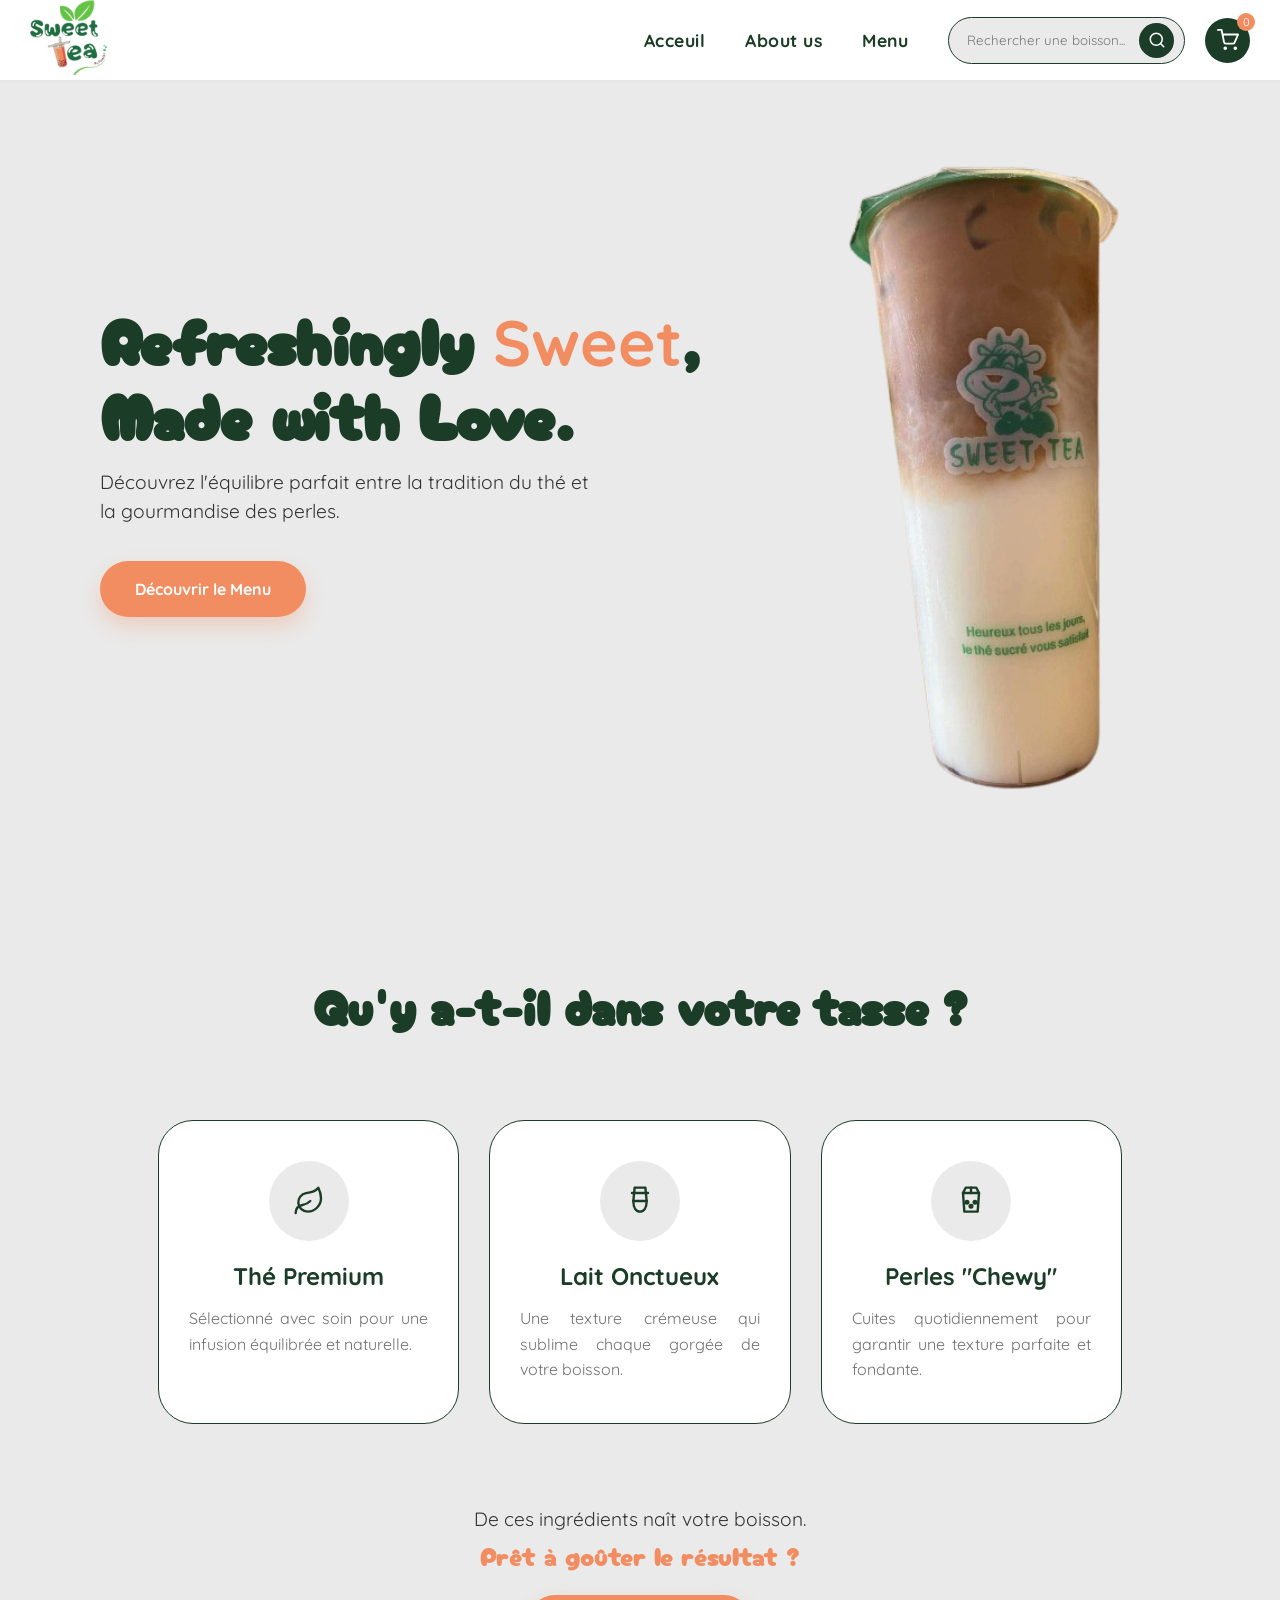
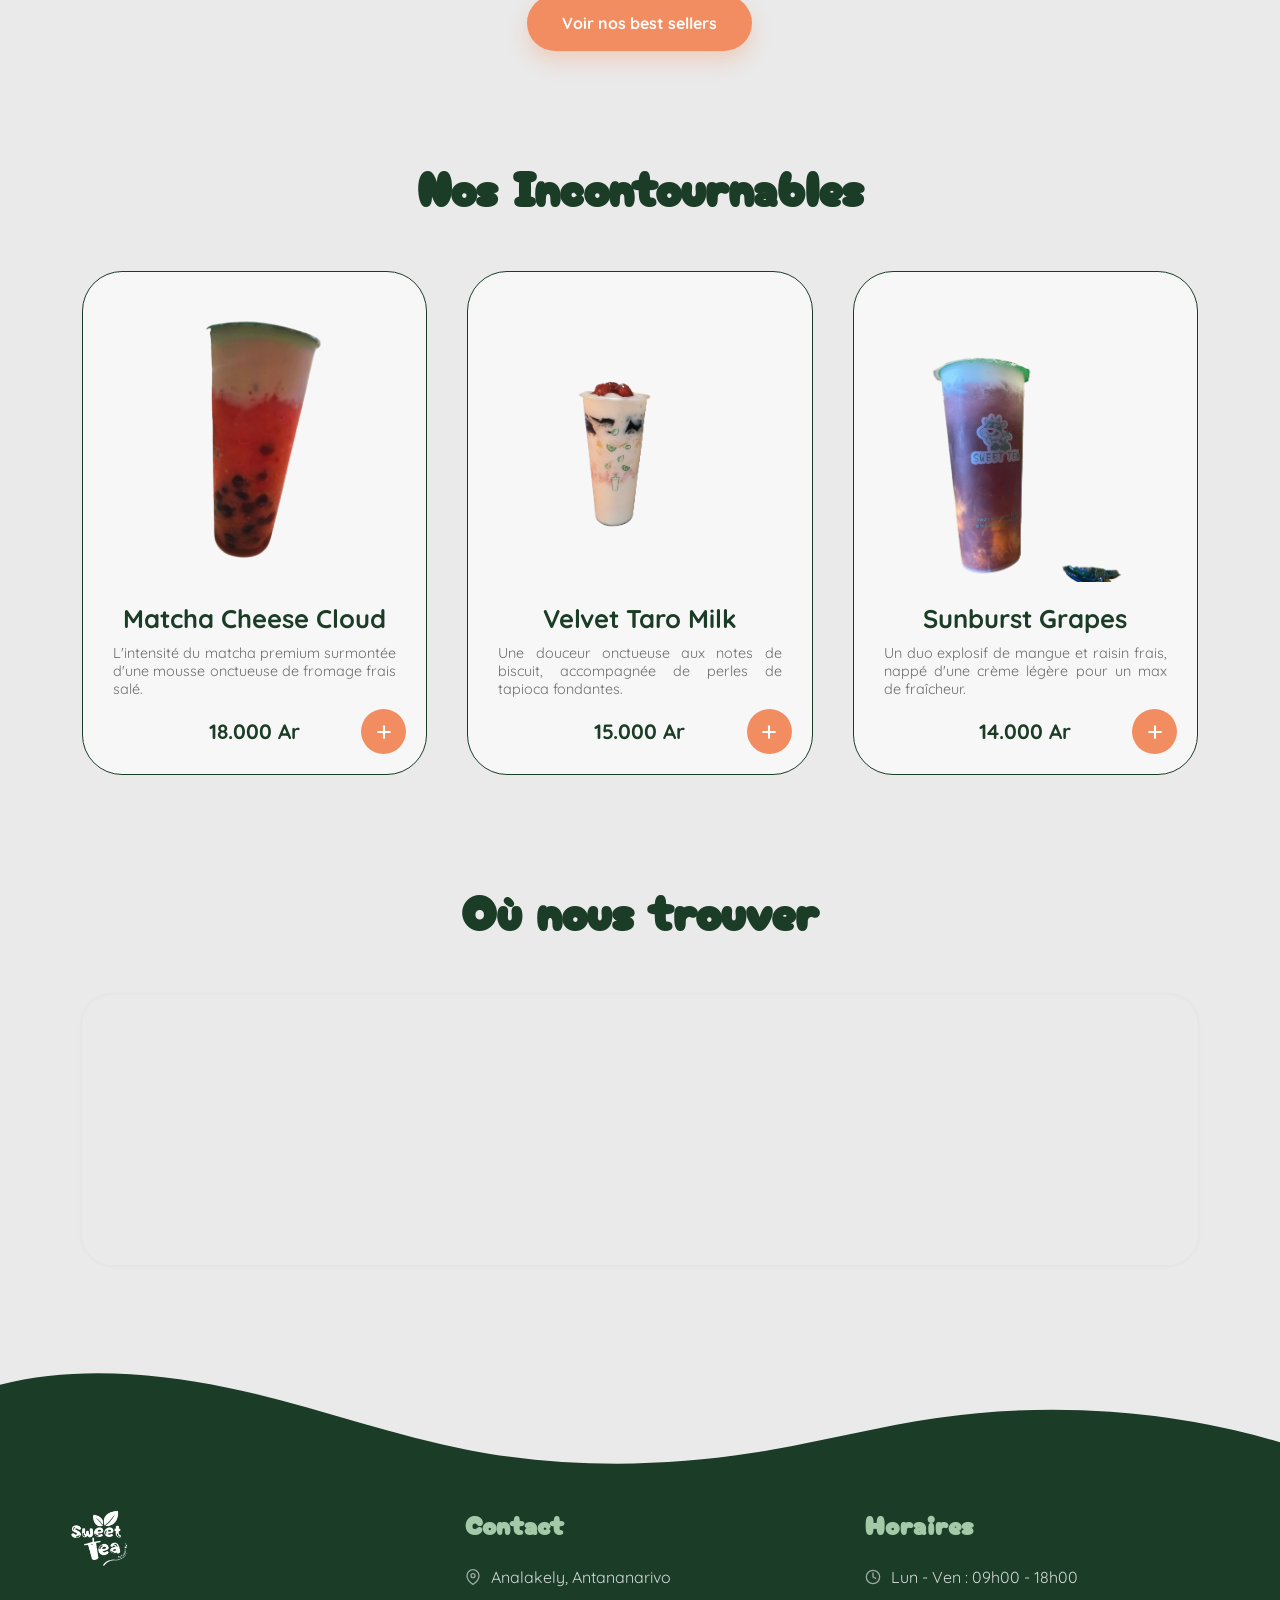
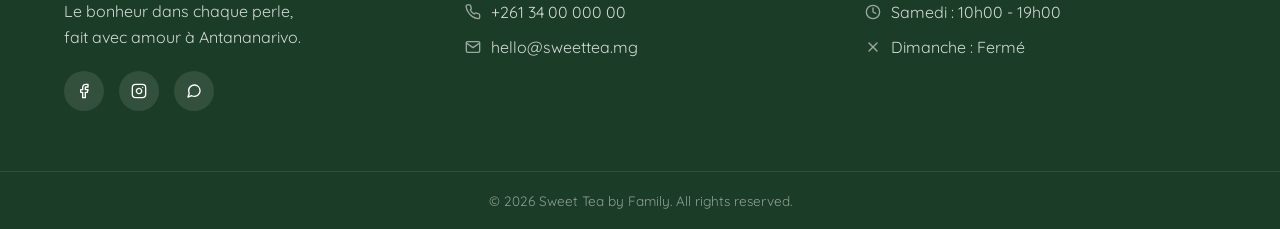
<file: index.html>
<!doctype html>
<html lang="en">
  <head>
    <meta charset="UTF-8" />
    <meta name="viewport" content="width=device-width, initial-scale=1.0" />
    <link
      rel="shortcut icon"
      href="assets/img/logo-sans-fond.png"
      type="image/x-icon"
    />
    <link rel="stylesheet" href="assets/css/index.css" />
    <link rel="stylesheet" href="assets/css/colors.css" />
    <link rel="stylesheet" href="assets/css/navbar.css">
    <link rel="stylesheet" href="assets/css/footer.css">
    <link rel="stylesheet" href="assets/css/leaves.css">
    <title>Sweet tea by family</title>
  </head>
  <body>
    <header>
      <a href="index.html">
        <img src="assets/img/logo-sans-fond.png" alt="logo de sweet tea" />
      </a>
      <!-- Bouton hamburger (visible sur mobile uniquement) -->
      <button class="burger" aria-label="Ouvrir le menu" aria-expanded="false">
        <span></span>
        <span></span>
        <span></span>
      </button>

     <nav class="header-nav">

  <ul class="header-links">
    <li class="header-list-links"><a href="#">Acceuil</a></li>
    <li class="header-list-links"><a href="aboutUs.html">About us</a></li>
    <li class="header-list-links"><a href="menu.html">Menu</a></li>
  </ul>

  <div class="header-actions">

    <!-- Barre de recherche -->
    <div class="search-bar">
      <input type="text" placeholder="Rechercher une boisson..." />
      <button aria-label="Search">
        <svg xmlns="http://www.w3.org/2000/svg" width="18" height="18"
          viewBox="0 0 24 24" fill="none" stroke="currentColor"
          stroke-width="2" stroke-linecap="round" stroke-linejoin="round">
          <circle cx="11" cy="11" r="8"/>
          <line x1="21" y1="21" x2="16.65" y2="16.65"/>
        </svg>
      </button>
    </div>

    <!-- Panier -->
    <div class="cart">
      <button class="cart-btn" aria-label="Panier">
        <svg xmlns="http://www.w3.org/2000/svg" width="22" height="22"
          viewBox="0 0 24 24" fill="none" stroke="currentColor"
          stroke-width="2" stroke-linecap="round" stroke-linejoin="round" class="header-svg">
          <circle cx="9" cy="21" r="1"/>
          <circle cx="20" cy="21" r="1"/>
          <path d="M1 1h4l2.68 13.39a2 2 0 0 0 2 1.61h7.72a2 2 0 0 0 2-1.61L23 6H6"/>
        </svg>

        <span class="cart-count">0</span>
      </button>
    </div>

  </div>

</nav>
      </nav>
    </header>

    <main>
      <section class="hero">
        <div class="hero-content">
          <h1>
            Refreshingly <span class="text-accent">Sweet</span>, <br />
            Made with Love.
          </h1>
          <p>
            Découvrez l'équilibre parfait entre la tradition du thé et la
            gourmandise des perles.
          </p>
          <a href="menu.html" class="btn-primary">Découvrir le Menu</a>
        </div>
        <div class="hero-image">
          <img
            src="assets/img/products/latteCoco-removebg-preview.png"
            alt="Bubble Tea Signature"
          />
        </div>
      </section>

      <section class="ingredients cards-container">
        <h2 class="section-title">Qu'y a-t-il dans votre tasse ?</h2>
        <section class="features">
          <div class="cards">
            <div class="feature-card">
            <div class="icon-wrapper">
              <!-- Leaf icon -->
              <svg
                xmlns="http://www.w3.org/2000/svg"
                width="32"
                height="32"
                viewBox="0 0 24 24"
                fill="none"
                stroke="currentColor"
                stroke-width="1.8"
                stroke-linecap="round"
                stroke-linejoin="round"
              >
                <path
                  d="M11 20A7 7 0 0 1 9.8 6.1C15.5 5 17 4.48 19 2c1 2 2 4.18 2 8 0 5.5-4.78 10-10 10z"
                />
                <path d="M2 21c0-3 1.85-5.36 5.08-6C9.5 14.52 12 13 13 12" />
              </svg>
            </div>
            <h3>Thé Premium</h3>
            <p>
              Sélectionné avec soin pour une infusion équilibrée et naturelle.
            </p>
          </div>

          <div class="feature-card">
            <div class="icon-wrapper">
              <!-- Milk / cup icon -->
              <svg
                xmlns="http://www.w3.org/2000/svg"
                width="32"
                height="32"
                viewBox="0 0 24 24"
                fill="none"
                stroke="currentColor"
                stroke-width="1.8"
                stroke-linecap="round"
                stroke-linejoin="round"
              >
                <path d="M8 2h8l1 10H7L8 2z" />
                <path d="M7 12c0 5 2 8 5 8s5-3 5-8" />
                <path d="M6 6h12" />
              </svg>
            </div>
            <h3>Lait Onctueux</h3>
            <p>
              Une texture crémeuse qui sublime chaque gorgée de votre boisson.
            </p>
          </div>

          <div class="feature-card">
            <div class="icon-wrapper">
              <!-- Bubble tea / cup with straw icon -->
              <svg
                xmlns="http://www.w3.org/2000/svg"
                width="32"
                height="32"
                viewBox="0 0 24 24"
                fill="none"
                stroke="currentColor"
                stroke-width="1.8"
                stroke-linecap="round"
                stroke-linejoin="round"
              >
                <path d="M8 2h8l2 4H6L8 2z" />
                <path d="M6 6l1 14h10l1-14" />
                <line x1="12" y1="2" x2="12" y2="6" />
                <circle cx="9" cy="13" r="1" fill="currentColor" />
                <circle cx="12" cy="16" r="1" fill="currentColor" />
                <circle cx="15" cy="13" r="1" fill="currentColor" />
              </svg>
            </div>
            <h3>Perles "Chewy"</h3>
            <p>
              Cuites quotidiennement pour garantir une texture parfaite et
              fondante.
            </p>
          </div>
          </div>
          
          <div class="ingredients-cta">
            <p class="cta-text">
              De ces ingrédients naît votre boisson. <br />
              <span>Prêt à goûter le résultat ?</span>
            </p>

            <a href="#" class="btn-primary">Voir nos best sellers</a>
          </div>
        </section>
      </section>

      <section class="best-sellers cards-container">
        <h2 class="section-title">Nos Incontournables</h2>

        <div class="products-grid">
          <div class="product-card">
            <div class="product-image">
              <img
                src="assets/img/products/chesseTea-removebg-preview.png"
                alt="Cheese tea"
              />
            </div>
            <div class="product-info">
              <h3>Matcha Cheese Cloud</h3>
              <p>
                L'intensité du matcha premium surmontée d'une mousse onctueuse
                de fromage frais salé.
              </p>
              <span class="price">18.000 Ar</span>
              <button class="btn-add" aria-label="Ajouter au panier">
                <svg
                  xmlns="http://www.w3.org/2000/svg"
                  width="20"
                  height="20"
                  viewBox="0 0 24 24"
                  fill="none"
                  stroke="currentColor"
                  stroke-width="2.5"
                  stroke-linecap="round"
                  stroke-linejoin="round"
                >
                  <line x1="12" y1="5" x2="12" y2="19" />
                  <line x1="5" y1="12" x2="19" y2="12" />
                </svg>
              </button>
            </div>
          </div>

          <div class="product-card">
            <div class="product-image">
              <img
                src="assets/img/products/ice-removebg-preview.png"
                alt="Milkshake"
              />
            </div>
            <div class="product-info">
              <h3>Velvet Taro Milk</h3>
              <p>
                Une douceur onctueuse aux notes de biscuit, accompagnée de
                perles de tapioca fondantes.
              </p>
              <span class="price">15.000 Ar</span>
              <button class="btn-add" aria-label="Ajouter au panier">
                <svg
                  xmlns="http://www.w3.org/2000/svg"
                  width="20"
                  height="20"
                  viewBox="0 0 24 24"
                  fill="none"
                  stroke="currentColor"
                  stroke-width="2.5"
                  stroke-linecap="round"
                  stroke-linejoin="round"
                >
                  <line x1="12" y1="5" x2="12" y2="19" />
                  <line x1="5" y1="12" x2="19" y2="12" />
                </svg>
              </button>
            </div>
          </div>

          <div class="product-card">
            <div class="product-image">
              <img
                src="assets/img/products/mangueRaisinCream-removebg-preview.png"
                alt="Fruit Tea"
              />
            </div>
            <div class="product-info">
              <h3>Sunburst Grapes</h3>
              <p>
                Un duo explosif de mangue et raisin frais, nappé d'une crème
                légère pour un max de fraîcheur.
              </p>
              <span class="price">14.000 Ar</span>
              <button class="btn-add" aria-label="Ajouter au panier">
                <svg
                  xmlns="http://www.w3.org/2000/svg"
                  width="20"
                  height="20"
                  viewBox="0 0 24 24"
                  fill="none"
                  stroke="currentColor"
                  stroke-width="2.5"
                  stroke-linecap="round"
                  stroke-linejoin="round"
                >
                  <line x1="12" y1="5" x2="12" y2="19" />
                  <line x1="5" y1="12" x2="19" y2="12" />
                </svg>
              </button>
            </div>
          </div>
        </div>
      </section>
      <section class="map-section cards-container">
         <h2 class="section-title">Où nous trouver</h2>
         <div class="map-container">
          <iframe src="https://www.google.com/maps/embed?pb=!1m18!1m12!1m3!1d3774.4984081291077!2d47.534314676154736!3d-18.909320707340314!2m3!1f0!2f0!3f0!3m2!1i1024!2i768!4f13.1!3m3!1m2!1s0x21f0877eabf6167d%3A0x74d85b3c40453656!2zU3dlZXQgVGVhIOWltuiMtuW6lw!5e0!3m2!1sfr!2smg!4v1774285376240!5m2!1sfr!2smg" width="600" height="450" style="border:0;" allowfullscreen="" loading="lazy" referrerpolicy="no-referrer-when-downgrade"></iframe>
         </div>
      </section>
    </main>

    <div class="footer-wave">
      <svg
        data-name="Layer 1"
        xmlns="http://www.w3.org/2000/svg"
        viewBox="0 0 1200 120"
        preserveAspectRatio="none"
      >
        <path
          d="M321.39,56.44c58-10.79,114.16-30.13,172-41.86,82.39-16.72,168.19-17.73,250.45-.39C823.78,31,906.67,72,985.66,92.83c70.05,18.48,146.53,26.09,214.34,3V0H0V27.35A600.21,600.21,0,0,0,321.39,56.44Z"
          class="shape-fill"
        ></path>
      </svg>
    </div>

    <footer>
      <div class="footer-container">
        <div class="footer-column footer-brand">
          <img
            src="assets/img/logo-sans-fond.png"
            alt="Logo Sweet Tea"
            class="footer-logo"
          />
          <p>
            Le bonheur dans chaque perle, <br />
            fait avec amour à Antananarivo.
          </p>
          <div class="social-links">
            <a href="#" class="social-icon" aria-label="Facebook">
              <!-- Facebook icon -->
              <svg
                xmlns="http://www.w3.org/2000/svg"
                width="16"
                height="16"
                viewBox="0 0 24 24"
                fill="none"
                stroke="currentColor"
                stroke-width="2"
                stroke-linecap="round"
                stroke-linejoin="round"
              >
                <path
                  d="M18 2h-3a5 5 0 0 0-5 5v3H7v4h3v8h4v-8h3l1-4h-4V7a1 1 0 0 1 1-1h3z"
                />
              </svg>
            </a>
            <a href="#" class="social-icon" aria-label="Instagram">
              <!-- Instagram icon -->
              <svg
                xmlns="http://www.w3.org/2000/svg"
                width="16"
                height="16"
                viewBox="0 0 24 24"
                fill="none"
                stroke="currentColor"
                stroke-width="2"
                stroke-linecap="round"
                stroke-linejoin="round"
              >
                <rect x="2" y="2" width="20" height="20" rx="5" ry="5" />
                <path d="M16 11.37A4 4 0 1 1 12.63 8 4 4 0 0 1 16 11.37z" />
                <line x1="17.5" y1="6.5" x2="17.51" y2="6.5" />
              </svg>
            </a>
            <a href="#" class="social-icon" aria-label="WhatsApp">
              <!-- WhatsApp / message icon -->
              <svg
                xmlns="http://www.w3.org/2000/svg"
                width="16"
                height="16"
                viewBox="0 0 24 24"
                fill="none"
                stroke="currentColor"
                stroke-width="2"
                stroke-linecap="round"
                stroke-linejoin="round"
              >
                <path
                  d="M21 11.5a8.38 8.38 0 0 1-.9 3.8 8.5 8.5 0 0 1-7.6 4.7 8.38 8.38 0 0 1-3.8-.9L3 21l1.9-5.7a8.38 8.38 0 0 1-.9-3.8 8.5 8.5 0 0 1 4.7-7.6 8.38 8.38 0 0 1 3.8-.9h.5a8.48 8.48 0 0 1 8 8v.5z"
                />
              </svg>
            </a>
          </div>
        </div>

        <div class="footer-column">
          <h4>Contact</h4>
          <ul class="footer-list">
            <li>
              <svg
                class="footer-icon"
                xmlns="http://www.w3.org/2000/svg"
                width="16"
                height="16"
                viewBox="0 0 24 24"
                fill="none"
                stroke="currentColor"
                stroke-width="2"
                stroke-linecap="round"
                stroke-linejoin="round"
              >
                <path d="M21 10c0 7-9 13-9 13s-9-6-9-13a9 9 0 0 1 18 0z" />
                <circle cx="12" cy="10" r="3" />
              </svg>
              Analakely, Antananarivo
            </li>
            <li>
              <svg
                class="footer-icon"
                xmlns="http://www.w3.org/2000/svg"
                width="16"
                height="16"
                viewBox="0 0 24 24"
                fill="none"
                stroke="currentColor"
                stroke-width="2"
                stroke-linecap="round"
                stroke-linejoin="round"
              >
                <path
                  d="M22 16.92v3a2 2 0 0 1-2.18 2 19.79 19.79 0 0 1-8.63-3.07A19.5 19.5 0 0 1 4.69 12 19.79 19.79 0 0 1 1.65 3.55 2 2 0 0 1 3.64 1.36h3a2 2 0 0 1 2 1.72c.127.96.361 1.903.7 2.81a2 2 0 0 1-.45 2.11L7.91 9a16 16 0 0 0 6 6l.91-.91a2 2 0 0 1 2.11-.45c.907.339 1.85.573 2.81.7A2 2 0 0 1 21.73 16.92z"
                />
              </svg>
              +261 34 00 000 00
            </li>
            <li>
              <svg class="footer-icon" xmlns="http://www.w3.org/2000/svg" width="16" height="16" viewBox="0 0 24 24" fill="none" stroke="currentColor" stroke-width="2" stroke-linecap="round" stroke-linejoin="round">
                <path d="M4 4h16c1.1 0 2 .9 2 2v12c0 1.1-.9 2-2 2H4c-1.1 0-2-.9-2-2V6c0-1.1.9-2 2-2z" />
                <polyline points="22,6 12,13 2,6" />
              </svg>
              hello@sweettea.mg
            </li>
          </ul>
        </div>

        <div class="footer-column">
          <h4>Horaires</h4>
          <ul class="footer-list">
            <li>
              <svg
                class="footer-icon"
                xmlns="http://www.w3.org/2000/svg"
                width="16"
                height="16"
                viewBox="0 0 24 24"
                fill="none"
                stroke="currentColor"
                stroke-width="2"
                stroke-linecap="round"
                stroke-linejoin="round"
              >
                <circle cx="12" cy="12" r="10" />
                <polyline points="12 6 12 12 16 14" />
              </svg>
              Lun - Ven : 09h00 - 18h00
            </li>
            <li>
              <svg
                class="footer-icon"
                xmlns="http://www.w3.org/2000/svg"
                width="16"
                height="16"
                viewBox="0 0 24 24"
                fill="none"
                stroke="currentColor"
                stroke-width="2"
                stroke-linecap="round"
                stroke-linejoin="round"
              >
                <circle cx="12" cy="12" r="10" />
                <polyline points="12 6 12 12 16 14" />
              </svg>
              Samedi : 10h00 - 19h00
            </li>
            <li>
              <svg
                class="footer-icon"
                xmlns="http://www.w3.org/2000/svg"
                width="16"
                height="16"
                viewBox="0 0 24 24"
                fill="none"
                stroke="currentColor"
                stroke-width="2"
                stroke-linecap="round"
                stroke-linejoin="round"
              >
                <line x1="18" y1="6" x2="6" y2="18" />
                <line x1="6" y1="6" x2="18" y2="18" />
              </svg>
              Dimanche : Fermé
            </li>
          </ul>
        </div>
      </div>

      <div class="footer-bottom">
        <p>&copy; 2026 Sweet Tea by Family. All rights reserved.</p>
      </div>
    </footer>

  <script src="assets/js/burger.js"></script>
  <!-- <script src="assets/js/leaves.js"></script> -->
  </body>
</html>
</file>
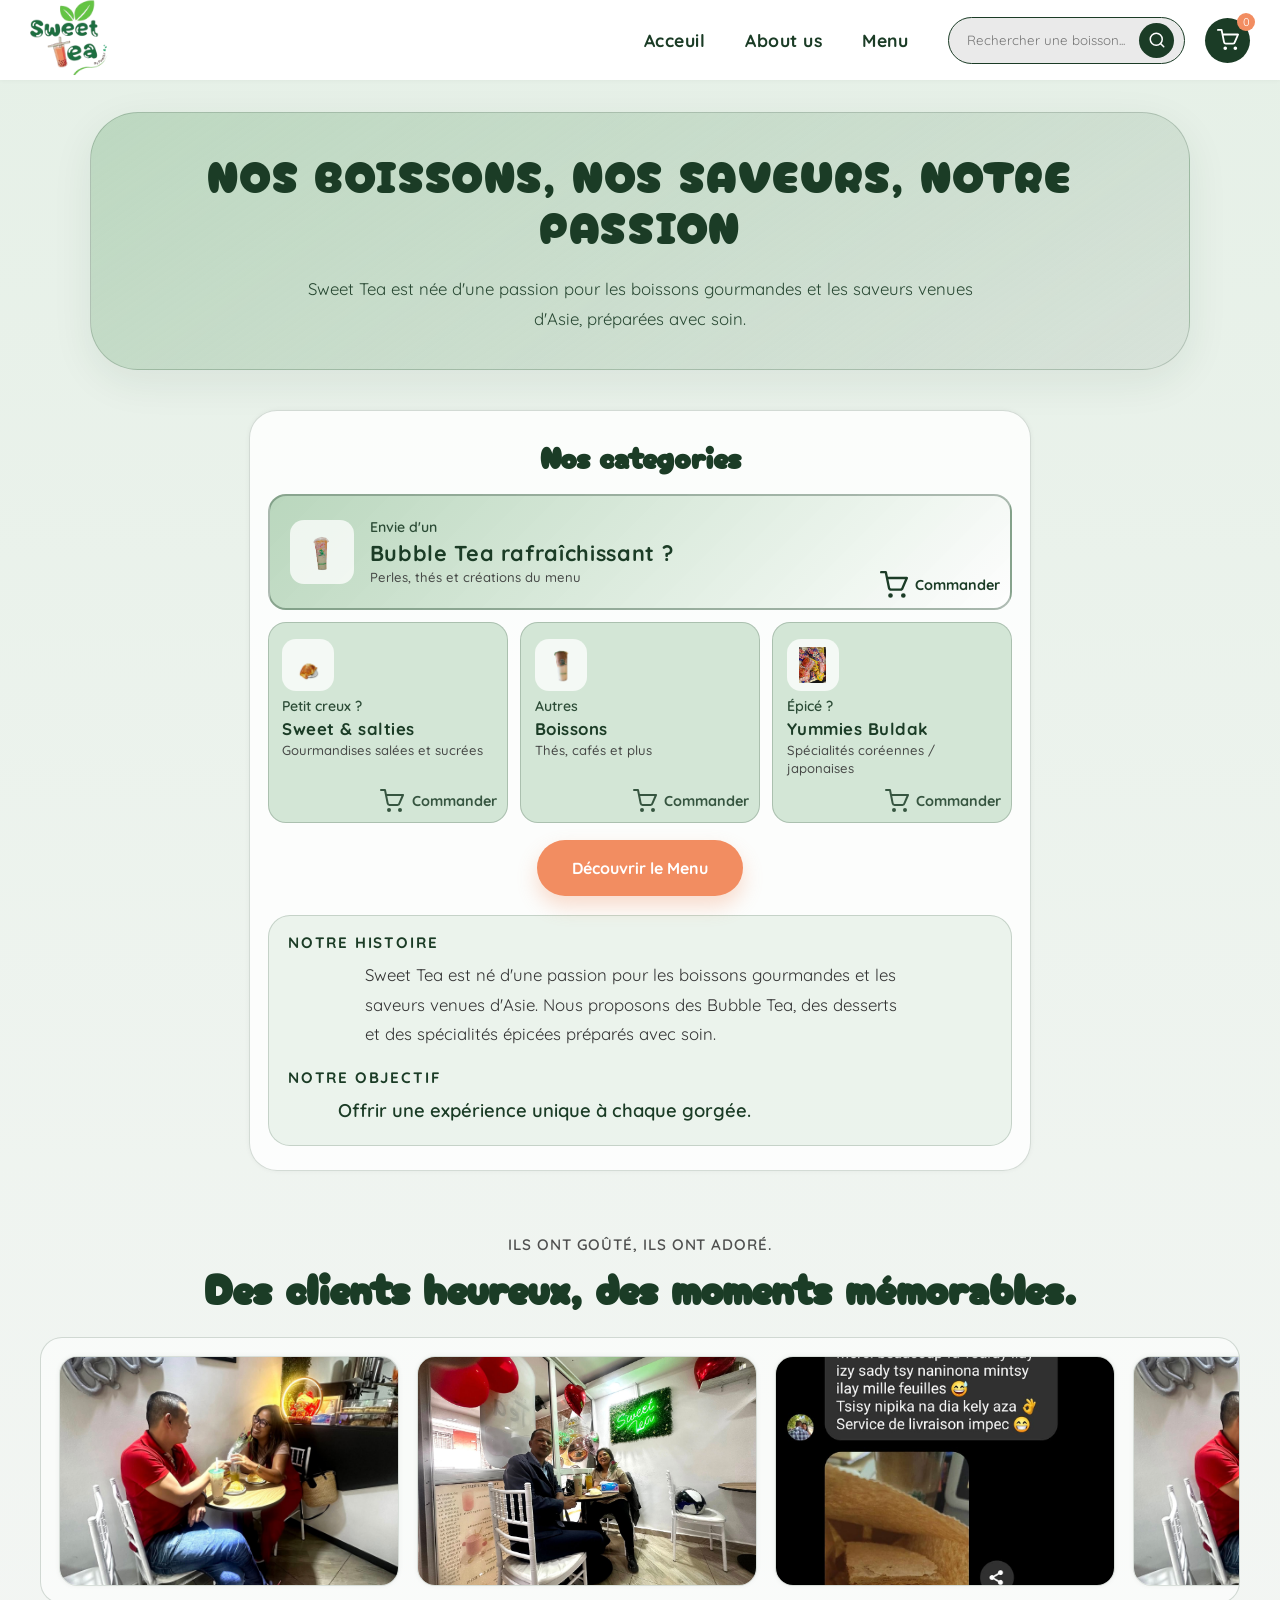
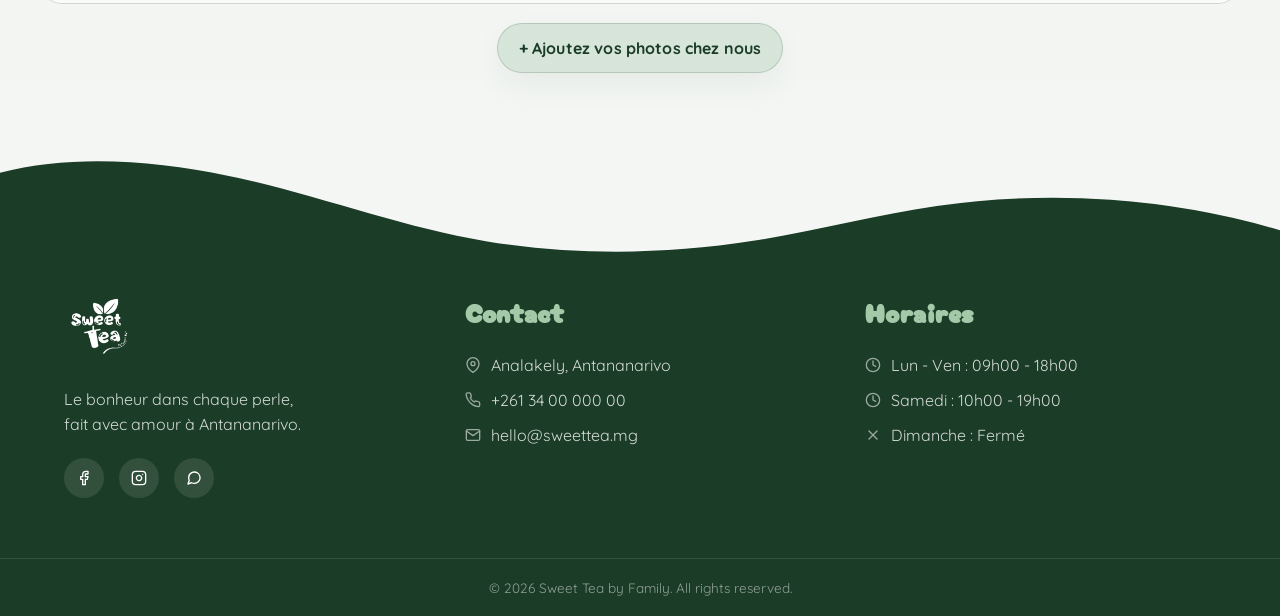
<file: aboutUs.html>
<!doctype html>
<html lang="fr">

<head>
  <meta charset="UTF-8" />
  <meta name="viewport" content="width=device-width, initial-scale=1.0" />
  <link rel="shortcut icon" href="assets/img/logo-sans-fond.png" type="image/x-icon" />
  <link rel="stylesheet" href="assets/css/index.css" />
  <link rel="stylesheet" href="assets/css/colors.css" />
  <link rel="stylesheet" href="assets/css/navbar.css" />
  <link rel="stylesheet" href="assets/css/footer.css" />
  <link rel="stylesheet" href="assets/css/aboutUs.css" />
  <title>Sweet Tea - About us</title>
</head>

<body class="about-page">
  <header>
    <a href="index.html"><img src="assets/img/logo-sans-fond.png" alt="logo de sweet tea" /></a>
    <button class="burger" type="button" aria-label="Ouvrir le menu" aria-expanded="false">
      <span></span>
      <span></span>
      <span></span>
    </button>
    <nav class="header-nav">
      <ul class="header-links">
        <li class="header-list-links"><a href="index.html">Acceuil</a></li>
        <li class="header-list-links"><a href="aboutUs.html">About us</a></li>
        <li class="header-list-links"><a href="menu.html">Menu</a></li>
      </ul>
      <div class="header-actions">
        <div class="search-bar">
          <input type="text" placeholder="Rechercher une boisson..." />
          <button type="button" aria-label="Search">
            <svg xmlns="http://www.w3.org/2000/svg" width="18" height="18" viewBox="0 0 24 24" fill="none" stroke="currentColor" stroke-width="2" stroke-linecap="round" stroke-linejoin="round">
              <circle cx="11" cy="11" r="8" />
              <line x1="21" y1="21" x2="16.65" y2="16.65" />
            </svg>
          </button>
        </div>
        <div class="cart">
          <button class="cart-btn" type="button" aria-label="Panier">
            <svg xmlns="http://www.w3.org/2000/svg" width="22" height="22" viewBox="0 0 24 24" fill="none" stroke="currentColor" stroke-width="2" stroke-linecap="round" stroke-linejoin="round">
              <circle cx="9" cy="21" r="1" />
              <circle cx="20" cy="21" r="1" />
              <path d="M1 1h4l2.68 13.39a2 2 0 0 0 2 1.61h7.72a2 2 0 0 0 2-1.61L23 6H6" />
            </svg>
            <span class="cart-count">0</span>
          </button>
        </div>
      </div>
    </nav>
  </header>

  <main class="about-main">
    <section class="about-hero">
      <div class="about-hero-inner">
        <h1 class="about-title">Nos boissons, nos saveurs, notre passion</h1>
        <p class="about-hero-intro">
          Sweet Tea est née d'une passion pour les boissons gourmandes et les
          saveurs venues d'Asie, préparées avec soin.
        </p>
      </div>
    </section>

    <section class="about-showcase">
      <aside class="side side-left" aria-label="Nos Bubble Tea">
        <div class="half-wheel half-wheel-left">
          <a class="half-wheel-title" href="menu.html#boissons">Nos Bubble Tea — <span class="half-wheel-link">Bubble Tea rafraîchissant</span></a>
          <div class="ring ring-left" aria-hidden="true">
            <img class="ring-item" src="assets/img/products/bubbleTea2-removebg-preview.png" alt="" />
            <img class="ring-item" src="assets/img/products/chesseTea-removebg-preview.png" alt="" />
            <img class="ring-item" src="assets/img/products/oreo-removebg-preview.png" alt="" />
            <img class="ring-item" src="assets/img/products/latteCoco-removebg-preview.png" alt="" />
          </div>
        </div>
      </aside>

      <section class="center" aria-label="Nos categories">
        <div class="center-card">
          <h2 class="center-title">Nos categories</h2>
          <div class="center-actions">
            <a href="menu.html#boissons" class="action-card action-card-featured">
              <span class="action-card-icon" aria-hidden="true">
                <img
                  class="action-card-icone"
                  src="assets/img/products/bubbleTea2-removebg-preview.png"
                  alt=""
                />
              </span>
              <span class="action-card-body">
                <span class="action-card-kicker">Envie d'un</span>
                <strong class="action-card-strong">Bubble Tea rafraîchissant ?</strong>
                <em class="action-card-em">Perles, thés et créations du menu</em>
              </span>
              <span class="action-card-cart" aria-hidden="true">
                <svg xmlns="http://www.w3.org/2000/svg" width="26" height="26" viewBox="0 0 24 24" fill="none" stroke="currentColor" stroke-width="2" stroke-linecap="round" stroke-linejoin="round">
                  <circle cx="9" cy="21" r="1" />
                  <circle cx="20" cy="21" r="1" />
                  <path d="M1 1h4l2.68 13.39a2 2 0 0 0 2 1.61h7.72a2 2 0 0 0 2-1.61L23 6H6" />
                </svg>
                <span class="texte-commander">Commander</span>
              </span>
            </a>
            <a href="menu.html#gourmandises" class="action-card">
              <span class="action-card-icon" aria-hidden="true">
                <img class="action-card-icone" src="assets/img/products/croissant-removebg-preview.png" alt="" />
              </span>
              <span class="action-card-body">
                <span class="action-card-kicker">Petit creux ?</span>
                <strong class="action-card-strong">Sweet &amp; salties</strong>
                <em class="action-card-em">Gourmandises salées et sucrées</em>
              </span>
              <span class="action-card-cart" aria-hidden="true">
                <svg xmlns="http://www.w3.org/2000/svg" width="24" height="24" viewBox="0 0 24 24" fill="none" stroke="currentColor" stroke-width="2" stroke-linecap="round" stroke-linejoin="round">
                  <circle cx="9" cy="21" r="1" />
                  <circle cx="20" cy="21" r="1" />
                  <path d="M1 1h4l2.68 13.39a2 2 0 0 0 2 1.61h7.72a2 2 0 0 0 2-1.61L23 6H6" />
                </svg>
                <span class="texte-commander">Commander</span>
              </span>
            </a>
            <a href="menu.html#autre_boisson" class="action-card">
              <span class="action-card-icon" aria-hidden="true">
                <img class="action-card-icone" src="assets/img/products/latteCoco-removebg-preview.png" alt="" />
              </span>
              <span class="action-card-body">
                <span class="action-card-kicker">Autres</span>
                <strong class="action-card-strong">Boissons</strong>
                <em class="action-card-em">Thés, cafés et plus</em>
              </span>
              <span class="action-card-cart" aria-hidden="true">
                <svg xmlns="http://www.w3.org/2000/svg" width="24" height="24" viewBox="0 0 24 24" fill="none" stroke="currentColor" stroke-width="2" stroke-linecap="round" stroke-linejoin="round">
                  <circle cx="9" cy="21" r="1" />
                  <circle cx="20" cy="21" r="1" />
                  <path d="M1 1h4l2.68 13.39a2 2 0 0 0 2 1.61h7.72a2 2 0 0 0 2-1.61L23 6H6" />
                </svg>
                <span class="texte-commander">Commander</span>
              </span>
            </a>
            <a href="menu.html#buldak" class="action-card">
              <span class="action-card-icon" aria-hidden="true">
                <img class="action-card-icone" src="assets/img/products/buldaks.jpg" alt="" />
              </span>
              <span class="action-card-body">
                <span class="action-card-kicker">Épicé ?</span>
                <strong class="action-card-strong">Yummies Buldak</strong>
                <em class="action-card-em">Spécialités coréennes / japonaises</em>
              </span>
              <span class="action-card-cart" aria-hidden="true">
                <svg xmlns="http://www.w3.org/2000/svg" width="24" height="24" viewBox="0 0 24 24" fill="none" stroke="currentColor" stroke-width="2" stroke-linecap="round" stroke-linejoin="round">
                  <circle cx="9" cy="21" r="1" />
                  <circle cx="20" cy="21" r="1" />
                  <path d="M1 1h4l2.68 13.39a2 2 0 0 0 2 1.61h7.72a2 2 0 0 0 2-1.61L23 6H6" />
                </svg>
                <span class="texte-commander">Commander</span>
              </span>
            </a>
          </div>

          <div class="about-menu-cta">
            <a href="menu.html" class="btn-primary">Découvrir le Menu</a>
          </div>

          <div class="bloc-histoire">
            <h2 class="about-story-label">Notre histoire</h2>
            <p class="about-story-text">
              Sweet Tea est né d'une passion pour les boissons gourmandes et les saveurs venues d'Asie.
              Nous proposons des Bubble Tea, des desserts et des spécialités épicées préparés avec soin.
            </p>
            <h2 class="about-story-label">Notre objectif</h2>
            <p class="about-story-text about-story-highlight">
              Offrir une expérience unique à chaque gorgée.
            </p>
          </div>
        </div>
      </section>

      <aside class="side side-right" aria-label="Nos Yummy Food">
        <div class="half-wheel half-wheel-right">
          <a class="half-wheel-title half-wheel-title-right" href="menu.html#gourmandises">Nos YUMMY Food — <span class="half-wheel-link">Voir les gourmandises</span></a>
          <div class="ring ring-right" aria-hidden="true">
            <img class="ring-item" src="assets/img/products/somosa-removebg-preview.png" alt="" />
            <img class="ring-item" src="assets/img/products/pateAChou2-removebg-preview.png" alt="" />
            <img class="ring-item" src="assets/img/products/croissant-removebg-preview.png" alt="" />
            <img class="ring-item" src="assets/img/products/vapeurDog-removebg-preview.png" alt="" />
          </div>
        </div>
      </aside>
    </section>

    <section class="reviews">
      <p class="reviews-kicker">Ils ont goûté, ils ont adoré.</p>
      <h2 class="reviews-title">Des clients heureux, des moments mémorables.</h2>
      <div class="reviews-carousel" aria-label="Photos clients">
        <div class="reviews-track">
          <img src="assets/img/reviews/love.jpg" alt="Clients au Sweet Tea" />
          <img src="assets/img/reviews/pepepe.jpg" alt="Ambiance du salon" />
          <img src="assets/img/reviews/screen.jpg" alt="Avis client" />
          <img src="assets/img/reviews/love.jpg" alt="" aria-hidden="true" />
          <img src="assets/img/reviews/pepepe.jpg" alt="" aria-hidden="true" />
          <img src="assets/img/reviews/screen.jpg" alt="" aria-hidden="true" />
        </div>
      </div>

      <div class="participation-photos">+ Ajoutez vos photos chez nous</div>
    </section>
  </main>

  <div class="footer-wave">
    <svg data-name="Layer 1" xmlns="http://www.w3.org/2000/svg" viewBox="0 0 1200 120" preserveAspectRatio="none">
      <path d="M321.39,56.44c58-10.79,114.16-30.13,172-41.86,82.39-16.72,168.19-17.73,250.45-.39C823.78,31,906.67,72,985.66,92.83c70.05,18.48,146.53,26.09,214.34,3V0H0V27.35A600.21,600.21,0,0,0,321.39,56.44Z" class="shape-fill"></path>
    </svg>
  </div>

  <footer>
    <div class="footer-container">
      <div class="footer-column footer-brand">
        <img src="assets/img/logo-sans-fond.png" alt="Logo Sweet Tea" class="footer-logo" />
        <p>
          Le bonheur dans chaque perle, <br />
          fait avec amour à Antananarivo.
        </p>
        <div class="social-links">
          <a href="#" class="social-icon" aria-label="Facebook">
            <svg xmlns="http://www.w3.org/2000/svg" width="16" height="16" viewBox="0 0 24 24" fill="none" stroke="currentColor" stroke-width="2" stroke-linecap="round" stroke-linejoin="round">
              <path d="M18 2h-3a5 5 0 0 0-5 5v3H7v4h3v8h4v-8h3l1-4h-4V7a1 1 0 0 1 1-1h3z" />
            </svg>
          </a>
          <a href="#" class="social-icon" aria-label="Instagram">
            <svg xmlns="http://www.w3.org/2000/svg" width="16" height="16" viewBox="0 0 24 24" fill="none" stroke="currentColor" stroke-width="2" stroke-linecap="round" stroke-linejoin="round">
              <rect x="2" y="2" width="20" height="20" rx="5" ry="5" />
              <path d="M16 11.37A4 4 0 1 1 12.63 8 4 4 0 0 1 16 11.37z" />
              <line x1="17.5" y1="6.5" x2="17.51" y2="6.5" />
            </svg>
          </a>
          <a href="#" class="social-icon" aria-label="WhatsApp">
            <svg xmlns="http://www.w3.org/2000/svg" width="16" height="16" viewBox="0 0 24 24" fill="none" stroke="currentColor" stroke-width="2" stroke-linecap="round" stroke-linejoin="round">
              <path d="M21 11.5a8.38 8.38 0 0 1-.9 3.8 8.5 8.5 0 0 1-7.6 4.7 8.38 8.38 0 0 1-3.8-.9L3 21l1.9-5.7a8.38 8.38 0 0 1-.9-3.8 8.5 8.5 0 0 1 4.7-7.6 8.38 8.38 0 0 1 3.8-.9h.5a8.48 8.48 0 0 1 8 8v.5z" />
            </svg>
          </a>
        </div>
      </div>
      <div class="footer-column">
        <h4>Contact</h4>
        <ul class="footer-list">
          <li>
            <svg class="footer-icon" xmlns="http://www.w3.org/2000/svg" width="16" height="16" viewBox="0 0 24 24" fill="none" stroke="currentColor" stroke-width="2" stroke-linecap="round" stroke-linejoin="round">
              <path d="M21 10c0 7-9 13-9 13s-9-6-9-13a9 9 0 0 1 18 0z" />
              <circle cx="12" cy="10" r="3" />
            </svg>
            Analakely, Antananarivo
          </li>
          <li>
            <svg class="footer-icon" xmlns="http://www.w3.org/2000/svg" width="16" height="16" viewBox="0 0 24 24" fill="none" stroke="currentColor" stroke-width="2" stroke-linecap="round" stroke-linejoin="round">
              <path d="M22 16.92v3a2 2 0 0 1-2.18 2 19.79 19.79 0 0 1-8.63-3.07A19.5 19.5 0 0 1 4.69 12 19.79 19.79 0 0 1 1.65 3.55 2 2 0 0 1 3.64 1.36h3a2 2 0 0 1 2 1.72c.127.96.361 1.903.7 2.81a2 2 0 0 1-.45 2.11L7.91 9a16 16 0 0 0 6 6l.91-.91a2 2 0 0 1 2.11-.45c.907.339 1.85.573 2.81.7A2 2 0 0 1 21.73 16.92z" />
            </svg>
            +261 34 00 000 00
          </li>
          <li>
            <svg class="footer-icon" xmlns="http://www.w3.org/2000/svg" width="16" height="16" viewBox="0 0 24 24" fill="none" stroke="currentColor" stroke-width="2" stroke-linecap="round" stroke-linejoin="round">
              <path d="M4 4h16c1.1 0 2 .9 2 2v12c0 1.1-.9 2-2 2H4c-1.1 0-2-.9-2-2V6c0-1.1.9-2 2-2z" />
              <polyline points="22,6 12,13 2,6" />
            </svg>
            hello@sweettea.mg
          </li>
        </ul>
      </div>
      <div class="footer-column">
        <h4>Horaires</h4>
        <ul class="footer-list">
          <li>
            <svg class="footer-icon" xmlns="http://www.w3.org/2000/svg" width="16" height="16" viewBox="0 0 24 24" fill="none" stroke="currentColor" stroke-width="2" stroke-linecap="round" stroke-linejoin="round">
              <circle cx="12" cy="12" r="10" />
              <polyline points="12 6 12 12 16 14" />
            </svg>
            Lun - Ven : 09h00 - 18h00
          </li>
          <li>
            <svg class="footer-icon" xmlns="http://www.w3.org/2000/svg" width="16" height="16" viewBox="0 0 24 24" fill="none" stroke="currentColor" stroke-width="2" stroke-linecap="round" stroke-linejoin="round">
              <circle cx="12" cy="12" r="10" />
              <polyline points="12 6 12 12 16 14" />
            </svg>
            Samedi : 10h00 - 19h00
          </li>
          <li>
            <svg class="footer-icon" xmlns="http://www.w3.org/2000/svg" width="16" height="16" viewBox="0 0 24 24" fill="none" stroke="currentColor" stroke-width="2" stroke-linecap="round" stroke-linejoin="round">
              <line x1="18" y1="6" x2="6" y2="18" />
              <line x1="6" y1="6" x2="18" y2="18" />
            </svg>
            Dimanche : Fermé
          </li>
        </ul>
      </div>
    </div>
    <div class="footer-bottom">
      <p>&copy; 2026 Sweet Tea by Family. All rights reserved.</p>
    </div>
  </footer>

  <script src="assets/js/burger.js"></script>
</body>

</html>
</file>
<file: assets/css/index.css>
/* ─────────────────────────────────────────
   RESET & BASE
───────────────────────────────────────── */
* {
  padding: 0;
  margin: 0;
  box-sizing: border-box;
  font-family: 'Quicksand', sans-serif;
}

h1 {
  font-family: 'Cherry Bomb One', cursive;
}

body {
  background-color: var(--color-bg-main);
  min-height: 100vh;
}

/* ─────────────────────────────────────────
   MAIN
───────────────────────────────────────── */
main {
  width: 100%;
  padding: 5ch 2ch 0 2ch;
}

/* ─────────────────────────────────────────
   HERO
───────────────────────────────────────── */
.hero {
  display: flex;
  align-items: center;
  justify-content: center;
  gap: 60px;
  height: calc(100dvh - 5rem);
  max-width: 1200px;
  margin: auto;
  padding: 0 40px;
}

.hero-content h1 {
  font-size: 4rem;
  color: var(--color-primary);
  line-height: 1.1;
  margin-bottom: 20px;
}

.hero-content > p {
  line-height: 1.5;
}

.text-accent {
  color: var(--color-accent);
}

.hero-content p {
  font-size: 1.2rem;
  color: var(--color-text-main);
  margin-bottom: 35px;
  max-width: 500px;
}

.btn-primary {
  display: inline-block;
  background-color: var(--color-accent);
  color: var(--color-white);
  padding: 18px 35px;
  border-radius: 50px;
  text-decoration: none;
  font-weight: 700;
  box-shadow: var(--shadow-btn);
  transition: transform 0.3s ease, background-color 0.3s;
}

.btn-primary:hover {
  transform: translateY(-3px);
  background-color: var(--color-accent-hover);
}

.hero-image {
  overflow: hidden;
}

.hero-image img {
  width: 420px;
  max-width: 100%;
  animation: floating 3s ease-in-out infinite;
}

@keyframes floating {
  0%, 100% { transform: translateY(0); }
  50%       { transform: translateY(-20px); }
}

/* ─────────────────────────────────────────
   FEATURES
───────────────────────────────────────── */
.cards {
  display: grid;
  grid-template-columns: repeat(auto-fit, minmax(280px, 1fr));
  gap: 30px;
  width: 90%;
  max-width: 1200px;
  margin: 80px auto;
  padding: 0 20px;
}

.feature-card {
  background-color: var(--color-bg-card);
  padding: 40px 30px;
  border-radius: 35px;
  text-align: center;
  transition: all 0.4s cubic-bezier(0.175, 0.885, 0.32, 1.275);
  border: 1px solid var(--color-primary);
}

.feature-card:hover {
  transform: translateY(-15px);
  box-shadow: var(--shadow-feature-hover);
  border-color: var(--color-secondary);
}

.icon-wrapper {
  color: var(--color-primary);
  background-color: var(--color-bg-main);
  width: 80px;
  height: 80px;
  margin: 0 auto 20px;
  display: flex;
  align-items: center;
  justify-content: center;
  border-radius: 50%;
  transition: background-color 0.3s, color 0.3s;
}

.feature-card:hover .icon-wrapper {
  background-color: var(--color-secondary);
}

.feature-card h3 {
  color: var(--color-primary);
  margin-bottom: 15px;
  font-size: 1.5rem;
}

.feature-card p {
  color: var(--color-text-muted);
  font-size: 1rem;
  line-height: 1.6;
  text-align: justify;
}

/* ─────────────────────────────────────────
   INGREDIENTS CTA
───────────────────────────────────────── */
.ingredients-cta {
  width: 90%;
  max-width: 1200px;
  margin: 0 auto;
  text-align: center;
}

.cta-text {
  font-size: 1.2rem;
  color: var(--color-text-main);
  margin-bottom: 20px;
  line-height: 1.6;
}

.cta-text span {
  font-family: 'Cherry Bomb One', cursive;
  color: var(--color-accent);
  font-size: 1.6rem;
}

/* ─────────────────────────────────────────
   BEST SELLERS
───────────────────────────────────────── */
.cards-container {
  width: 90%;
  max-width: 1200px;
  margin: 100px auto;
  text-align: center;
}

.section-title {
  font-family: 'Cherry Bomb One', cursive;
  font-size: 3rem;
  color: var(--color-primary);
  margin-bottom: 50px;
}

.products-grid {
  display: grid;
  grid-template-columns: repeat(auto-fit, minmax(300px, 1fr));
  gap: 40px;
}

.product-card {
  background: var(--color-bg-card-glass);
  backdrop-filter: blur(10px);
  -webkit-backdrop-filter: blur(10px);
  border: 1px solid rgba(255, 255, 255, 0.3);
  border-radius: 40px;
  padding: 30px;
  position: relative;
  transition: transform 0.3s ease;
  border: 1px solid var(--color-primary);
}

.product-card:hover {
  transform: scale(1.02);
}

.product-image {
  width: 100%;
  height: 280px;
  display: flex;
  align-items: center;
  justify-content: center;
  margin-bottom: 20px;
  overflow: hidden;
}

.product-image img {
  width: 100%;
  height: 100%;
  object-fit: contain;
  animation: floating 4s ease-in-out infinite;
}

.product-info h3 {
  color: var(--color-primary);
  font-size: 1.6rem;
  margin-bottom: 10px;
}

.product-info p {
  color: var(--color-text-muted);
  font-size: 0.9rem;
  margin-bottom: 20px;
  text-align: justify;
}

.price {
  font-weight: 800;
  color: var(--color-primary);
  font-size: 1.3rem;
}

.btn-add {
  position: absolute;
  bottom: 20px;
  right: 20px;
  background-color: var(--color-accent);
  color: var(--color-white);
  border: none;
  width: 45px;
  height: 45px;
  border-radius: 50%;
  display: flex;
  align-items: center;
  justify-content: center;
  cursor: pointer;
  transition: background-color 0.3s, transform 0.2s;
}

.btn-add:hover {
  background-color: var(--color-accent-hover);
  transform: rotate(90deg);
}

/* ─────────────────────────────────────────
MAP SECTION
───────────────────────────────────────── */
.map-section {
  width: 90%;
  text-align: center;
}

.map-section .map-container {
  width: 100%;
  height: 30vh;
  border-radius: 30px;
  overflow: hidden;
  box-shadow: var(--shadow-card);
}

.map-section iframe {
  width: 100%;
  height: 100%;
}

/* ═════════════════════════════════════════
   RESPONSIVE — MOBILE FIRST
   Breakpoints :
     ≤ 768px  → tablette / grand mobile
     ≤ 480px  → petit mobile
═════════════════════════════════════════ */

/* ─────────────────────────────────────────
   TABLETTE  (≤ 768px)
───────────────────────────────────────── */
@media (max-width: 768px) {

  /* ── HERO ── */
  .hero {
    flex-direction: column-reverse;   /* image en haut, texte en bas */
    height: auto;
    padding-top: 2rem;
    padding-bottom: 3rem;
    text-align: center;
    gap: 20px;
  }

  .hero-content h1 {
    font-size: 2.8rem;
  }

  .hero-content p {
    font-size: 1rem;
    max-width: 100%;
    margin-bottom: 25px;
  }

  .hero-image {
    width: 60%;
    max-width: 320px;
    margin: 0 auto;
  }

  .hero-image img {
    width: 100%;
  }

  /* ── FEATURE CARDS ── */
  .cards {
    grid-template-columns: 1fr;
    width: 95%;
    margin: 50px auto;
    gap: 20px;
  }

  /* ── SECTION TITLES ── */
  .section-title {
    font-size: 2.2rem;
    margin-bottom: 30px;
  }

  /* ── INGREDIENTS CTA ── */
  .ingredients-cta {
    width: 95%;
    padding: 0 10px;
  }

  .cta-text {
    font-size: 1rem;
  }

  .cta-text span {
    font-size: 1.3rem;
  }

  /* ── CARDS CONTAINER ── */
  .cards-container {
    width: 95%;
    margin: 60px auto;
  }

  /* ── PRODUCTS GRID ── */
  .products-grid {
    grid-template-columns: 1fr;
    gap: 25px;
  }

  /* ── MAP ── */
  .map-section {
    width: 95%;
  }

  .map-section .map-container {
    height: 40vh;
  }

  /* ── FOOTER WAVE ── */
  .footer-wave {
    margin-top: 50px;
  }
}

/* ─────────────────────────────────────────
   PETIT MOBILE  (≤ 480px)
───────────────────────────────────────── */
@media (max-width: 480px) {

  /* ── MAIN ── */
  main {
    padding: 4ch 1.2ch 0 1.2ch;
  }

  /* ── HERO ── */
  .hero-content h1 {
    font-size: 2.2rem;
    letter-spacing: -1px;
  }

  .hero-content p {
    font-size: 0.95rem;
  }

  .btn-primary {
    padding: 14px 26px;
    font-size: 0.95rem;
  }

  .hero-image {
    width: 75%;
  }

  /* ── FEATURE CARD ── */
  .feature-card {
    padding: 30px 20px;
    border-radius: 25px;
  }

  /* ── SECTION TITLE ── */
  .section-title {
    font-size: 1.9rem;
  }

  /* ── PRODUCT CARD ── */
  .product-card {
    border-radius: 30px;
    padding: 20px;
  }

  .product-image {
    height: 220px;
  }

  .product-info h3 {
    font-size: 1.3rem;
  }

  .price {
    font-size: 1.1rem;
  }

  /* ── MAP ── */
  .map-section .map-container {
    height: 50vw;
    min-height: 200px;
  }
}
</file>
<file: assets/css/colors.css>
@import url("https://fonts.googleapis.com/css2?family=Cherry+Bomb+One&display=swap");
@import url('https://fonts.googleapis.com/css2?family=Quicksand:wght@300..700&display=swap');


:root {
  /* ── Couleurs Principales (Thé & Nature) ── */
  --color-primary:        #1B3C26;   /* Vert Sombre : headers, titres, footer */
  --color-secondary:      #A3C9A8;   /* Vert Tendre : accents légers, bordures, hover */

  /* ── Couleur d'Action (Accent) ── */
  --color-accent:         #F28D61;   /* Orange Corail : boutons, prix, CTA */
  --color-accent-hover:   #E57B4D;   /* Corail foncé : état survol */

  /* ── Fond & Neutres ── */
  --color-bg-main:        #EAEAEA;   /* Gris Logo : fond de page */
  --color-bg-card:        #FFFFFF;   /* Blanc : cartes, header */
  --color-bg-card-glass:  rgba(255, 255, 255, 0.6); /* Verre givré : product cards */

  /* ── Textes ── */
  --color-text-main:      #333333;   /* Anthracite : corps de texte */
  --color-text-muted:     rgba(51, 51, 51, 0.7);   /* Corps atténué */
  --color-white:          #FFFFFF;

  /* ── Effets & Ombres ── */
  --shadow-card:          0 0 5px rgba(0, 0, 0, 0.05);
  --shadow-btn:           0 10px 20px rgba(242, 141, 97, 0.3);
  --shadow-feature-hover: 0 20px 40px rgba(27, 60, 38, 0.08);

  /* ── Overlay footer ── */
  --color-footer-bg:      var(--color-primary);
  --color-footer-icon-bg: rgba(255, 255, 255, 0.1);
  --color-footer-border:  rgba(255, 255, 255, 0.1);
  --color-footer-heading: var(--color-secondary);
}
</file>
<file: assets/css/navbar.css>
/* ─────────────────────────────────────────
   HEADER
───────────────────────────────────────── */
header {
  display: flex;
  height: 5rem;
  width: 100vw;
  align-items: center;
  justify-content: space-between;
  background-color: var(--color-bg-card);
  padding: 2ch;
  box-shadow: var(--shadow-card);
  position: fixed;
  z-index: 1;
  padding-right: 3ch;
}

header > a {
  height: 250%;
  display: flex;
  align-items: center;
  padding-block: 10px;
}

header img {
  height: 120%;
  width: auto;
  object-fit: contain;
  flex-shrink: 0;
}

.header-links {
  display: flex;
  list-style: none;
  align-items: center;
  gap: 40px;
}

.header-list-links a {
  text-decoration: none;
  color: var(--color-primary);
  font-weight: 700;
  font-size: 1.1rem;
  letter-spacing: 0.5px;
  position: relative;
}

.header-list-links a::after {
  content: '';
  position: absolute;
  width: 0;
  height: 2px;
  bottom: -5px;
  left: 0;
  background-color: var(--color-accent);
  transition: width 0.3s ease;
}

.header-list-links a:hover::after {
  width: 100%;
}

/* ─────────────────────────────────────────
   HEADER NAV
───────────────────────────────────────── */
.header-nav {
  display: flex;
  align-items: center;
  gap: 40px;
}

/* actions à droite */
.header-actions {
  display: flex;
  align-items: center;
  gap: 20px;
}

/* ─────────────────────────────────────────
   SEARCH BAR
───────────────────────────────────────── */
.search-bar {
  display: flex;
  align-items: center;
  background: var(--color-bg-main);
  border-radius: 30px;
  padding: 5px 10px;
  border: 1px solid var(--color-primary);
}

.search-bar input {
  border: none;
  outline: none;
  background: transparent;
  padding: 8px;
  width: 180px;
  color: var(--color-text-main);
}

.search-bar button {
  background: var(--color-primary);
  border: none;
  border-radius: 50%;
  width: 35px;
  height: 35px;
  color: white;
  display: flex;
  align-items: center;
  justify-content: center;
  cursor: pointer;
}

.search-bar button:hover {
  background: var(--color-accent-hover);
}

.search-bar:focus-within {
  border-color: var(--color-accent);
  box-shadow: 0 0 5px var(--color-accent);
}

/* ─────────────────────────────────────────
   CART
───────────────────────────────────────── */
.cart-btn {
  position: relative;
  background: var(--color-primary);
  border: none;
  width: 45px;
  height: 45px;
  border-radius: 50%;
  color: white;
  display: flex;
  align-items: center;
  justify-content: center;
  cursor: pointer;
  transition: transform 0.2s;
}

.cart-btn:hover {
  transform: scale(1.1);
}

/* compteur panier */
.cart-count {
  position: absolute;
  top: -5px;
  right: -5px;
  background: var(--color-accent);
  color: white;
  font-size: 0.7rem;
  width: 18px;
  height: 18px;
  border-radius: 50%;
  display: flex;
  align-items: center;
  justify-content: center;
}/* ═════════════════════════════════════════
   NAVBAR RESPONSIVE — HAMBURGER
═════════════════════════════════════════ */

/* ── Bouton burger (caché sur desktop) ── */
.burger {
  display: none;
  flex-direction: column;
  justify-content: center;
  gap: 6px;
  background: none;
  border: none;
  cursor: pointer;
  padding: 6px;
  z-index: 100;
  flex-shrink: 0;
}

.burger span {
  display: block;
  width: 26px;
  height: 2.5px;
  background-color: var(--color-primary);
  border-radius: 2px;
  transition: transform 0.35s ease, opacity 0.25s ease, width 0.3s ease;
  transform-origin: center;
}

/* Animation → croix */
.burger.open span:nth-child(1) { transform: translateY(8.5px) rotate(45deg); }
.burger.open span:nth-child(2) { opacity: 0; width: 0; }
.burger.open span:nth-child(3) { transform: translateY(-8.5px) rotate(-45deg); }

/* ─────────────────────────────────────────
   ≤ 768px
───────────────────────────────────────── */
@media (max-width: 768px) {

  .burger { display: flex; }

  /* Drawer plein écran qui glisse depuis le haut */
  .header-nav {
    position: fixed;
    top: 5rem;
    left: 0;
    width: 100%;
    height: calc(100dvh - 5rem);
    flex-direction: column;
    align-items: stretch;
    justify-content: flex-start;
    background-color: var(--color-bg-card);
    padding: 2rem 1.5rem 3rem;
    gap: 0;
    overflow-y: auto;
    z-index: 99;

    /* état fermé */
    transform: translateX(100%);
    opacity: 0;
    pointer-events: none;
    transition: transform 0.35s cubic-bezier(0.4, 0, 0.2, 1),
                opacity 0.25s ease;
  }

  .header-nav.open {
    transform: translateX(0);
    opacity: 1;
    pointer-events: all;
  }

  /* ── Liste de liens nav ── */
  .header-links {
    flex-direction: column;
    align-items: stretch;
    gap: 0;
    width: 100%;
    margin-bottom: 1.5rem;
  }

  .header-list-links {
    border-bottom: 1px solid var(--color-secondary);
  }

  .header-list-links:first-child {
    border-top: 1px solid var(--color-secondary);
  }

  .header-list-links a {
    display: flex;
    align-items: center;
    justify-content: space-between;
    padding: 1.1rem 0.5rem;
    font-size: 1.2rem;
    color: var(--color-primary);
    font-weight: 700;
    text-decoration: none;
    transition: color 0.2s, background-color 0.2s;
    border-radius: 10px;
  }

  /* Petite flèche → à droite de chaque lien */
  .header-list-links a::after {
    content: '';
    display: block;
    width: 8px;
    height: 8px;
    border-right: 2.5px solid var(--color-accent);
    border-top: 2.5px solid var(--color-accent);
    transform: rotate(45deg);
    opacity: 0.7;
    position: static;
    background: none;
    height: 8px;
    bottom: auto;
    left: auto;
    transition: transform 0.2s ease;
  }

  .header-list-links a:hover,
  .header-list-links a:active {
    color: var(--color-accent);
    background-color: rgba(163, 201, 168, 0.15);
    padding-left: 1rem;
  }

  .header-list-links a:hover::after,
  .header-list-links a:active::after {
    transform: rotate(45deg) translate(3px, -3px);
    opacity: 1;
  }

  /* ── Section actions (search + panier) ── */
  .header-actions {
    flex-direction: column;
    align-items: stretch;
    gap: 16px;
    width: 100%;
    padding-top: 0.5rem;
  }

  /* Search prend toute la largeur */
  .search-bar {
    width: 100%;
    padding: 8px 12px;
  }

  .search-bar input {
    width: 100%;
    font-size: 1rem;
    padding: 10px 8px;
  }

  .search-bar button {
    width: 40px;
    height: 40px;
    flex-shrink: 0;
  }

  /* Bouton panier → pleine largeur avec label */
  .cart-btn {
    width: 100%;
    height: auto;
    border-radius: 50px;
    padding: 14px 20px;
    gap: 10px;
    font-size: 1rem;
    font-weight: 700;
    justify-content: center;
  }

  /* Ajoute un label texte sur mobile */
  .cart-btn::after {
    content: 'Mon panier';
  }

  .cart-count {
    position: static;
    background: var(--color-accent);
    color: white;
    width: 22px;
    height: 22px;
    font-size: 0.75rem;
    border-radius: 50%;
    display: flex;
    align-items: center;
    justify-content: center;
    margin-left: auto;
  }
}

/* ─────────────────────────────────────────
   ≤ 480px — petit mobile
───────────────────────────────────────── */
@media (max-width: 480px) {

  header { height: 4.5rem; }

  .header-nav {
    top: 4.5rem;
    height: calc(100dvh - 4.5rem);
    padding: 1.5rem 1.2rem 2.5rem;
  }

  .header-list-links a {
    font-size: 1.1rem;
    padding: 1rem 0.5rem;
  }
}
</file>
<file: assets/css/footer.css>
/* ─────────────────────────────────────────
   FOOTER
───────────────────────────────────────── */
footer {
  background-color: var(--color-footer-bg);
  color: var(--color-white);
  padding: 40px 0 20px;
}

.footer-container {
  width: 90%;
  max-width: 1200px;
  margin: 0 auto;
  display: grid;
  grid-template-columns: repeat(auto-fit, minmax(250px, 1fr));
  gap: 50px;
}

.footer-column h4 {
  font-family: 'Cherry Bomb One', cursive;
  color: var(--color-footer-heading);
  font-size: 1.6rem;
  margin-bottom: 25px;
  letter-spacing: 1px;
}

.footer-logo {
  height: 70px;
  margin-bottom: 20px;
  filter: brightness(0) invert(1);
}

.footer-brand p {
  line-height: 1.6;
  opacity: 0.8;
  margin-bottom: 20px;
}

.footer-list {
  list-style: none;
}

.footer-list li {
  margin-bottom: 15px;
  opacity: 0.8;
  display: flex;
  align-items: center;
  gap: 10px;
}

.footer-icon {
  flex-shrink: 0;
  opacity: 0.7;
}

/* ── Réseaux Sociaux ── */
.social-links {
  display: flex;
  gap: 15px;
}

.social-icon {
  width: 40px;
  height: 40px;
  background: var(--color-footer-icon-bg);
  display: flex;
  align-items: center;
  justify-content: center;
  border-radius: 50%;
  text-decoration: none;
  color: var(--color-white);
  transition: background-color 0.3s ease, transform 0.3s ease;
}

.social-icon:hover {
  background-color: var(--color-accent);
  transform: translateY(-5px);
}

/* ── Copyright ── */
.footer-bottom {
  margin-top: 60px;
  padding-top: 20px;
  border-top: 1px solid var(--color-footer-border);
  text-align: center;
}

.footer-bottom p {
  font-size: 0.85rem;
  opacity: 0.5;
}

/* ═════════════════════════════════════════
   FOOTER RESPONSIVE
═════════════════════════════════════════ */

/* ─────────────────────────────────────────
   TABLETTE (≤ 768px)
───────────────────────────────────────── */
@media (max-width: 768px) {

  footer {
    padding: 30px 0 15px;
  }

  .footer-container {
    width: 95%;
    grid-template-columns: 1fr;
    gap: 30px;
  }

  .footer-brand {
    text-align: center;
  }

  .footer-brand p {
    margin: 0 auto 20px;
    max-width: 340px;
  }

  .social-links {
    justify-content: center;
  }

  .footer-column h4 {
    font-size: 1.4rem;
    margin-bottom: 18px;
  }

  .footer-bottom {
    margin-top: 35px;
  }
}

/* ─────────────────────────────────────────
   PETIT MOBILE (≤ 480px)
───────────────────────────────────────── */
@media (max-width: 480px) {

  footer {
    padding: 25px 0 12px;
  }

  .footer-container {
    width: 90%;
    gap: 25px;
  }

  .footer-logo {
    height: 55px;
  }

  .footer-column h4 {
    font-size: 1.2rem;
    margin-bottom: 14px;
  }

  .footer-list li {
    font-size: 0.9rem;
    margin-bottom: 10px;
  }

  .social-icon {
    width: 36px;
    height: 36px;
  }

  .footer-bottom {
    margin-top: 25px;
  }

  .footer-bottom p {
    font-size: 0.78rem;
  }
}

/* ─────────────────────────────────────────
   FOOTER WAVE
───────────────────────────────────────── */
.footer-wave {
  width: 100%;
  overflow: hidden;
  margin-top: 80px;
  transform: rotate(180deg);
}

.footer-wave svg {
  position: relative;
  display: block;
  width: calc(100% + 1.3px);
  height: 100px;
}

.footer-wave .shape-fill {
  fill: var(--color-footer-bg);
}
</file>
<file: assets/css/leaves.css>
/* ═════════════════════════════════════════
   FEUILLES QUI TOMBENT
═════════════════════════════════════════ */
 
/* Conteneur global — couvre toute la page sans bloquer les clics */
.leaves-container {
  position: fixed;
  top: 0;
  left: 0;
  width: 100%;
  height: 100%;
  pointer-events: none; /* les feuilles ne bloquent pas les clics */
  z-index: 0;
  overflow: hidden;
}
 
/* Chaque feuille */
.leaf {
  position: absolute;
  top: -60px; /* démarre hors écran en haut */
  opacity: 0;
  animation: fall linear infinite;
  z-index: -100;
}
 
/* La forme de la feuille — SVG inline via background */
.leaf svg {
  display: block;
  fill: var(--color-primary);
  opacity: 0.25;
}
 
/* ── Animation de chute ── */
@keyframes fall {
  0% {
    top: -60px;
    opacity: 0;
    transform: translateX(0) rotate(0deg);
  }
  10% {
    opacity: 0.5; 
  }
  85% {
    opacity: 0.2;
  }
  100% {
    top: 110vh; /* sort par le bas */
    opacity: 0;
    /* balancement horizontal + rotation complète pendant la chute */
    transform: translateX(var(--sway)) rotate(var(--rotation));
  }
}
</file>
<file: assets/css/aboutUs.css>
/* Page About Us uniquement (navbar + footer = index) */

.about-page {
  overflow-x: hidden;
  background: linear-gradient(
    180deg,
    rgba(163, 201, 168, 0.28),
    rgba(234, 234, 234, 0.35)
  );
}

.about-main {
  padding-top: 7rem;
  padding-left: 0;
  padding-right: 0;
}

/* --- Bloc intro (PJ1) --- */
.about-hero {
  display: flex;
  justify-content: center;
  margin-bottom: 2.5rem;
}

.about-hero-inner {
  width: min(1100px, 100%);
  padding: 2.25rem 1.75rem;
  text-align: center;
  background: linear-gradient(
    145deg,
    rgba(163, 201, 168, 0.62),
    rgba(27, 60, 38, 0.08)
  );
  border: 1px solid rgba(27, 60, 38, 0.2);
  border-radius: 48px;
  box-shadow: 0 12px 40px rgba(27, 60, 38, 0.08);
}

.about-title {
  margin: 0 0 1.5rem;
  font-family: "Cherry Bomb One", cursive;
  font-size: clamp(1.75rem, 4vw, 2.75rem);
  font-weight: 400;
  line-height: 1.15;
  letter-spacing: 0.04em;
  color: var(--color-primary);
  text-transform: uppercase;
}

.about-story {
  max-width: 52rem;
  margin: 0 auto;
  text-align: center;
}

.about-story-label {
  margin: 1.25rem 0 0.5rem;
  font-size: 0.95rem;
  font-weight: 700;
  letter-spacing: 0.12em;
  text-transform: uppercase;
  color: var(--color-primary);
}

.about-story-label:first-of-type {
  margin-top: 0;
}

.about-story-text {
  margin: 0;
  font-size: 1.05rem;
  line-height: 1.75;
  color: var(--color-text-main);
}

.about-story-highlight {
  font-size: 1.15rem;
  font-weight: 600;
  color: var(--color-primary);
}

.about-hero-intro {
  max-width: 70ch;
  margin: 0 auto;
  font-size: 1.05rem;
  line-height: 1.75;
  color: var(--color-primary);
  opacity: 0.92;
}

/* --- Mise en page (flex) --- */
.about-showcase {
  display: flex;
  justify-content: space-between;
  align-items: flex-start;
  gap: 2vw;
  width: 100vw;
  margin-left: calc(50% - 50vw);
  padding: 0;
}

.side {
  min-height: 460px;
  width: clamp(120px, 18vw, 240px);
}

.center {
  flex: 1 1 auto;
  min-width: 0;
}

/* --- Demi-roues : centre du cercle sur le bord écran --- */
.half-wheel {
  position: relative;
  height: 100%;
  overflow: hidden;
  width: 100%;
}

/* Rayon visible = moitié du diamètre du cercle */
.half-wheel-left {
  width: 100%;
  margin-left: 0;
}

.half-wheel-right {
  width: 100%;
  margin-right: 0;
}

.ring {
  position: absolute;
  width: clamp(260px, 38vw, 520px);
  height: clamp(260px, 38vw, 520px);
  border-radius: 50%;
  top: 50%;
  pointer-events: none;
}

.ring-left {
  left: 0;
  animation: spin-wheel-left 16s linear infinite;
}

.ring-right {
  left: 100%;
  animation: spin-wheel-right 16s linear infinite;
}

@keyframes spin-wheel-left {
  from {
    transform: translate(-50%, -50%) rotate(0deg);
  }
  to {
    transform: translate(-50%, -50%) rotate(360deg);
  }
}

@keyframes spin-wheel-right {
  from {
    transform: translate(-50%, -50%) rotate(0deg);
  }
  to {
    transform: translate(-50%, -50%) rotate(-360deg);
  }
}

.ring-item {
  position: absolute;
  width: clamp(62px, 7vw, 110px);
  height: clamp(62px, 7vw, 110px);
  object-fit: contain;
  filter: drop-shadow(0 8px 14px rgba(0, 0, 0, 0.2));
  z-index: 2;
}

.ring-item:nth-child(1) {
  top: 6%;
  left: 50%;
  transform: translateX(-50%);
}

.ring-item:nth-child(2) {
  top: 50%;
  right: 6%;
  transform: translateY(-50%);
}

.ring-item:nth-child(3) {
  bottom: 6%;
  left: 50%;
  transform: translateX(-50%);
}

.ring-item:nth-child(4) {
  top: 50%;
  left: 6%;
  transform: translateY(-50%);
}

/* Titre au bord intérieur (pas au centre géométrique), au-dessus des images */
.half-wheel-title {
  position: absolute;
  top: 50%;
  z-index: 4;
  max-width: 9.5rem;
  padding: 0.75rem 0.65rem;
  font-size: 0.82rem;
  font-weight: 700;
  line-height: 1.35;
  text-align: center;
  text-decoration: none;
  color: var(--color-primary);
  background: rgba(255, 255, 255, 0.92);
  border: 1px solid rgba(27, 60, 38, 0.25);
  border-radius: 14px;
  box-shadow: 0 6px 18px rgba(27, 60, 38, 0.12);
  left: 50%;
  transform: translate(-50%, -50%);
}

.half-wheel-left .half-wheel-title {
  left: 50%;
  right: auto;
}

.half-wheel-right .half-wheel-title {
  left: 50%;
  right: auto;
}

.half-wheel-link {
  display: block;
  margin-top: 0.35rem;
  font-size: 0.78rem;
  font-weight: 600;
  color: var(--color-accent);
  text-decoration: underline;
  text-underline-offset: 2px;
}

.half-wheel-title:hover .half-wheel-link {
  color: var(--color-accent-hover);
}

/* --- Centre : catégories --- */
.center {
  min-height: 460px;
}

.center-card {
  padding: 1.5rem 1.1rem;
  background: rgba(255, 255, 255, 0.82);
  border: 1px solid rgba(27, 60, 38, 0.18);
  border-radius: 28px;
  box-shadow: var(--shadow-card);
}

.about-menu-cta {
  text-align: center;
  margin-top: 1.1rem;
  margin-bottom: 0.9rem;
}

.bloc-histoire {
  margin-top: 1.15rem;
  background: rgba(163, 201, 168, 0.18);
  border: 1px solid rgba(27, 60, 38, 0.18);
  border-radius: 22px;
  padding: 1.1rem 1.2rem;
}

.bloc-histoire .about-story-text {
  margin-left: auto;
  margin-right: auto;
  max-width: 55ch;
}

.center-title {
  margin: 0 0 1rem;
  font-family: "Cherry Bomb One", cursive;
  font-size: 1.85rem;
  text-align: center;
  color: var(--color-primary);
}

.center-actions {
  display: grid;
  grid-template-columns: repeat(3, minmax(0, 1fr));
  gap: 12px;
}

.action-card {
  position: relative;
  display: flex;
  flex-direction: column;
  align-items: flex-start;
  gap: 0.35rem;
  min-height: 100%;
  padding: 1rem 0.85rem 2.75rem;
  text-decoration: none;
  color: var(--color-primary);
  background: rgba(163, 201, 168, 0.45);
  border: 1px solid rgba(27, 60, 38, 0.22);
  border-radius: 18px;
  transition: transform 0.22s ease, box-shadow 0.22s ease;
}

.action-card:hover {
  transform: scale(1.04);
  box-shadow: 0 10px 28px rgba(27, 60, 38, 0.12);
}

.action-card-featured {
  grid-column: 1 / -1;
  flex-direction: row;
  align-items: center;
  gap: 1rem;
  padding: 1.35rem 1.25rem 1.35rem;
  background: linear-gradient(
    135deg,
    rgba(163, 201, 168, 0.75),
    rgba(255, 255, 255, 0.65)
  );
  border-width: 2px;
  border-color: rgba(27, 60, 38, 0.35);
}

.action-card-icon {
  flex-shrink: 0;
  display: flex;
  align-items: center;
  justify-content: center;
  width: 3.25rem;
  height: 3.25rem;
  color: var(--color-primary);
  background: rgba(255, 255, 255, 0.75);
  border-radius: 14px;
}

.action-card-icone {
  width: 70%;
  height: 70%;
  object-fit: contain;
  display: block;
}

.action-card-featured .action-card-icon {
  width: 4rem;
  height: 4rem;
}

.action-card-featured .action-card-icone {
  width: 75%;
  height: 75%;
}

.action-card-body {
  display: flex;
  flex: 1;
  flex-direction: column;
  gap: 0.2rem;
  min-width: 0;
}

.action-card-kicker {
  font-size: 0.88rem;
  font-weight: 600;
  opacity: 0.9;
}

.action-card-strong {
  font-size: 1.05rem;
  font-weight: 800;
  letter-spacing: 0.03em;
}

.action-card-featured .action-card-strong {
  font-size: 1.35rem;
}

.action-card-em {
  font-size: 0.82rem;
  font-style: normal;
  font-weight: 500;
  line-height: 1.35;
  color: var(--color-text-main);
  opacity: 0.88;
}

.action-card-cart {
  position: absolute;
  right: 0.65rem;
  bottom: 0.55rem;
  display: flex;
  align-items: center;
  gap: 0.45rem;
  color: var(--color-primary);
  opacity: 0.85;
}

.action-card-featured .action-card-cart {
  position: absolute;
  margin-left: 0;
  opacity: 1;
}

.action-card-featured .action-card-cart svg {
  width: 28px;
  height: 28px;
}

.action-card-cart svg {
  width: 24px;
  height: 24px;
}

.texte-commander {
  font-weight: 900;
  font-size: 0.9rem;
}

/* --- Satisfaction clients + carrousel --- */
.reviews {
  width: min(1200px, 100%);
  margin: 4rem auto 2rem;
  text-align: center;
}

.reviews-kicker {
  margin: 0 0 0.5rem;
  font-size: 0.95rem;
  font-weight: 600;
  letter-spacing: 0.06em;
  text-transform: uppercase;
  color: var(--color-text-main);
  opacity: 0.85;
}

.reviews-title {
  margin: 0 0 1.5rem;
  font-family: "Cherry Bomb One", cursive;
  font-size: clamp(1.75rem, 3.5vw, 2.65rem);
  line-height: 1.2;
  color: var(--color-primary);
}

.reviews-carousel {
  overflow: hidden;
  border-radius: 22px;
  border: 1px solid rgba(27, 60, 38, 0.18);
  background: rgba(255, 255, 255, 0.55);
}

.reviews-track {
  display: flex;
  gap: 18px;
  width: max-content;
  padding: 1.1rem;
  animation: reviews-marquee 28s linear infinite;
}

.reviews-track:hover {
  animation-play-state: paused;
}

.reviews-track img {
  flex: 0 0 min(340px, 85vw);
  height: 230px;
  border-radius: 18px;
  object-fit: cover;
  border: 1px solid rgba(27, 60, 38, 0.15);
  box-shadow: var(--shadow-card);
}

.participation-photos {
  display: inline-block;
  margin-top: 1.2rem;
  padding: 0.85rem 1.3rem;
  background: rgba(163, 201, 168, 0.35);
  border: 1px solid rgba(27, 60, 38, 0.18);
  border-radius: 999px;
  color: var(--color-primary);
  font-weight: 900;
  letter-spacing: 0.01em;
  box-shadow: 0 12px 30px rgba(27, 60, 38, 0.06);
}

@keyframes reviews-marquee {
  0% {
    transform: translateX(0);
  }
  100% {
    transform: translateX(calc(-50% - 9px));
  }
}

@media (prefers-reduced-motion: reduce) {
  .reviews-track {
    animation: none;
    flex-wrap: wrap;
    justify-content: center;
    width: 100%;
  }

  .ring-left,
  .ring-right {
    animation: none;
  }
}

/* --- Responsive --- */
@media (max-width: 980px) {
  .about-showcase {
    flex-direction: column;
    width: 100%;
    margin-left: 0;
    gap: 1rem;
  }

  .side,
  .center {
    min-height: auto;
  }

  .side {
    width: 100%;
  }

  .half-wheel {
    height: 280px;
  }

  .half-wheel-left,
  .half-wheel-right {
    width: 100%;
    margin-left: 0;
    margin-right: 0;
  }

  .center-actions {
    grid-template-columns: 1fr;
  }

  .action-card-featured {
    flex-direction: column;
    align-items: flex-start;
  }

  .action-card-featured .action-card-cart {
    position: absolute;
    right: 0.65rem;
    bottom: 0.55rem;
    margin-left: 0;
  }
}
</file>
